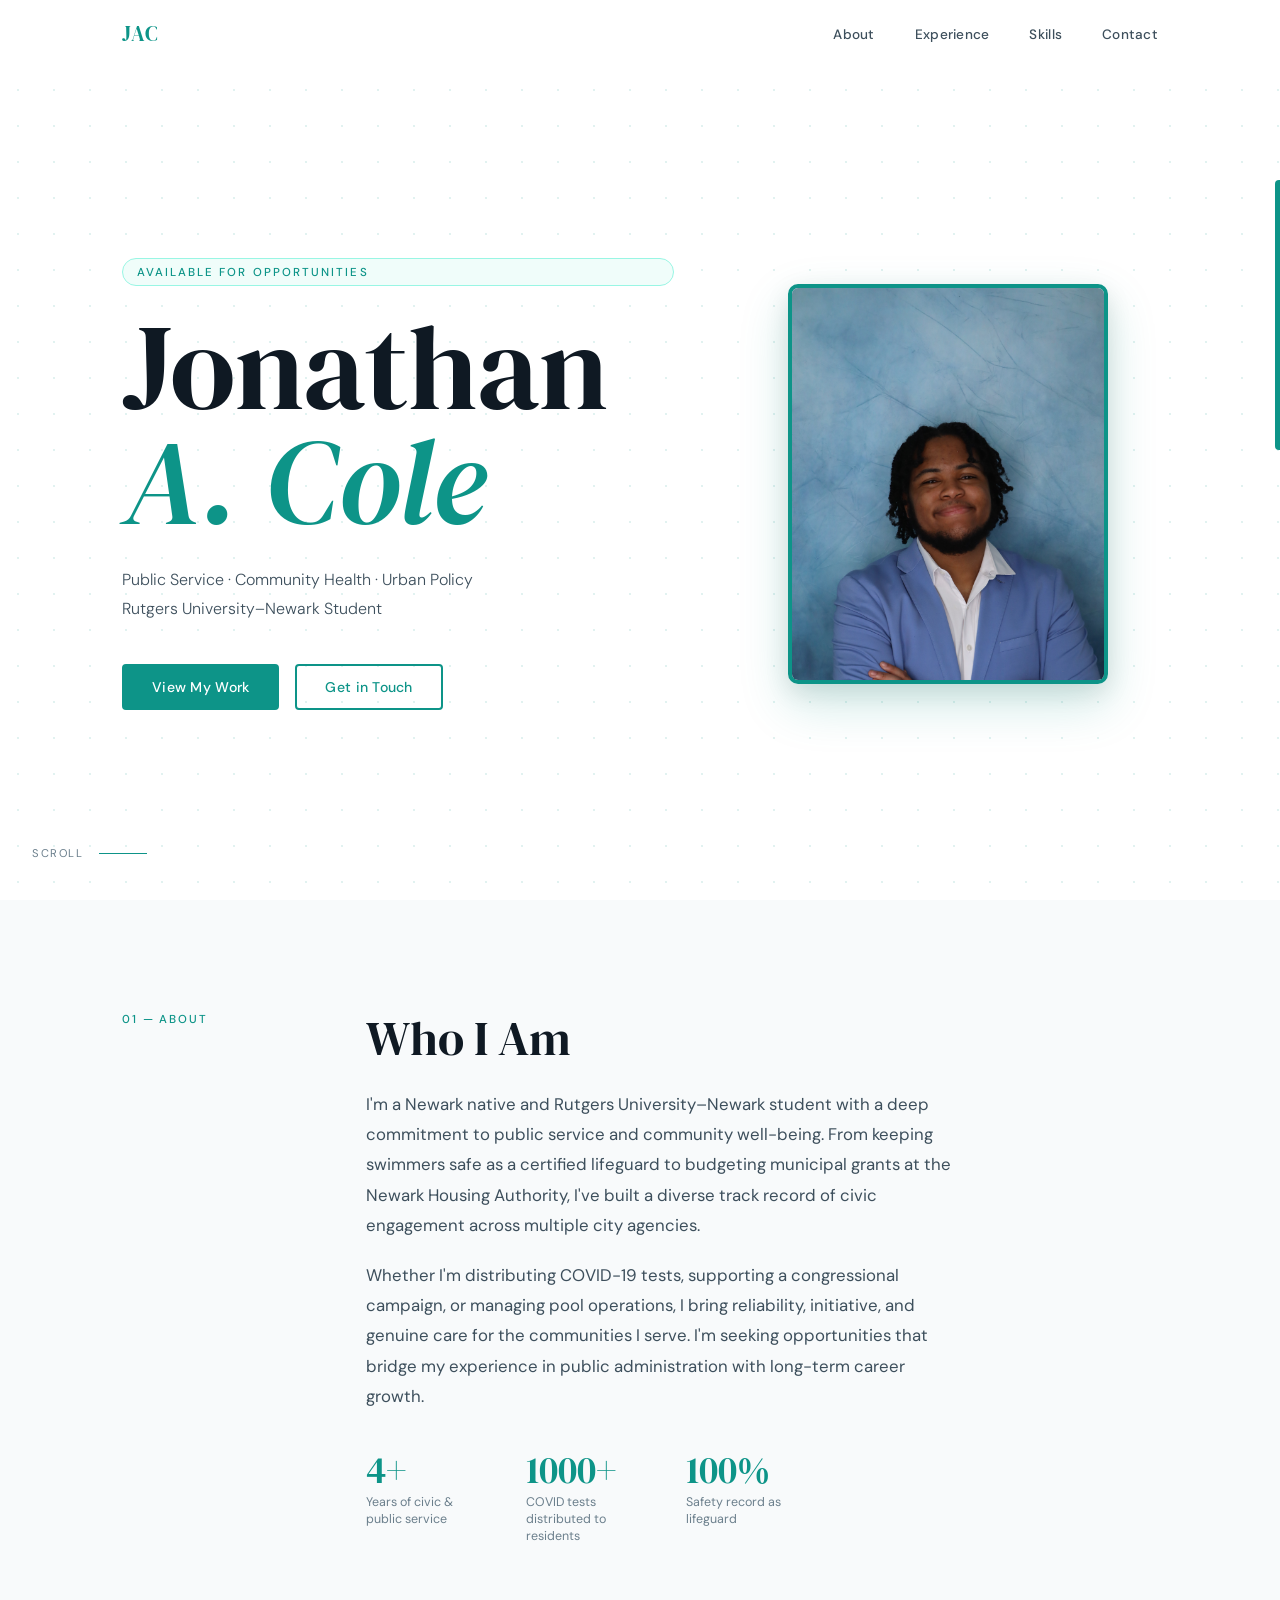
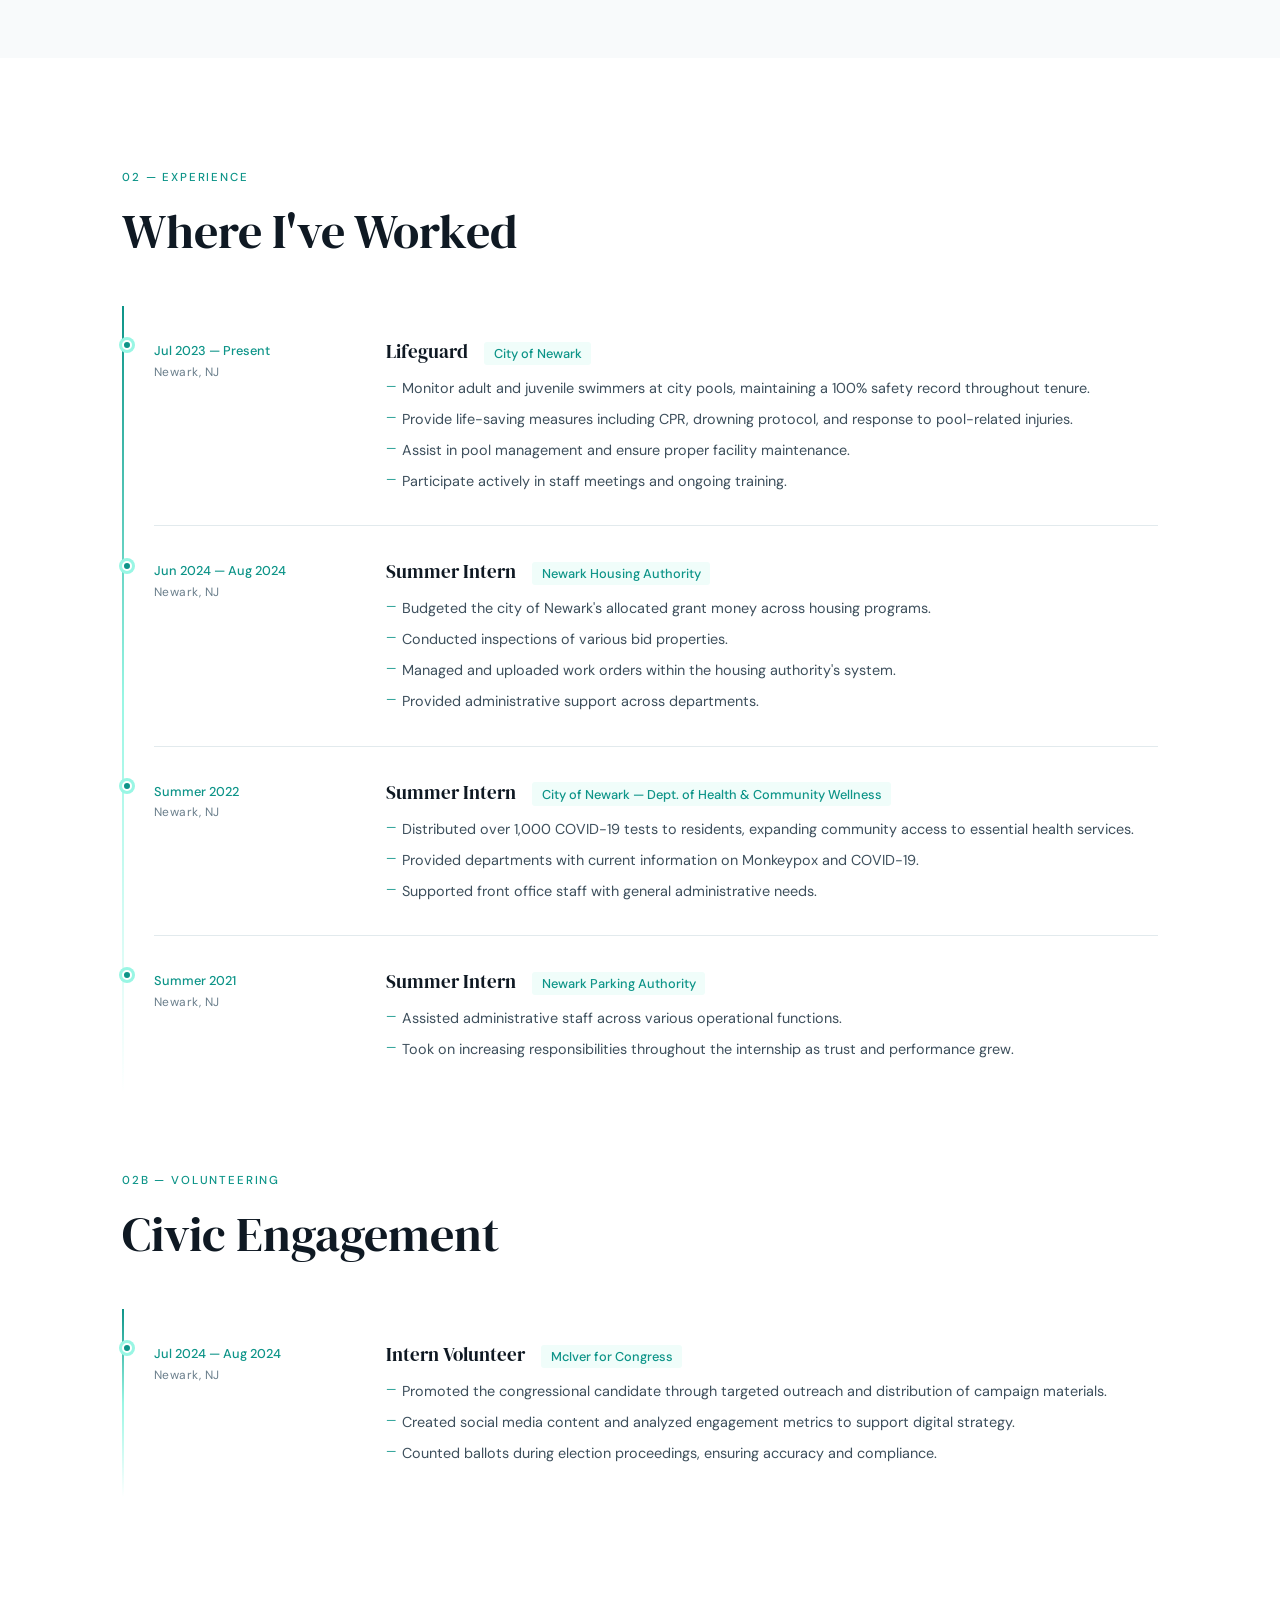
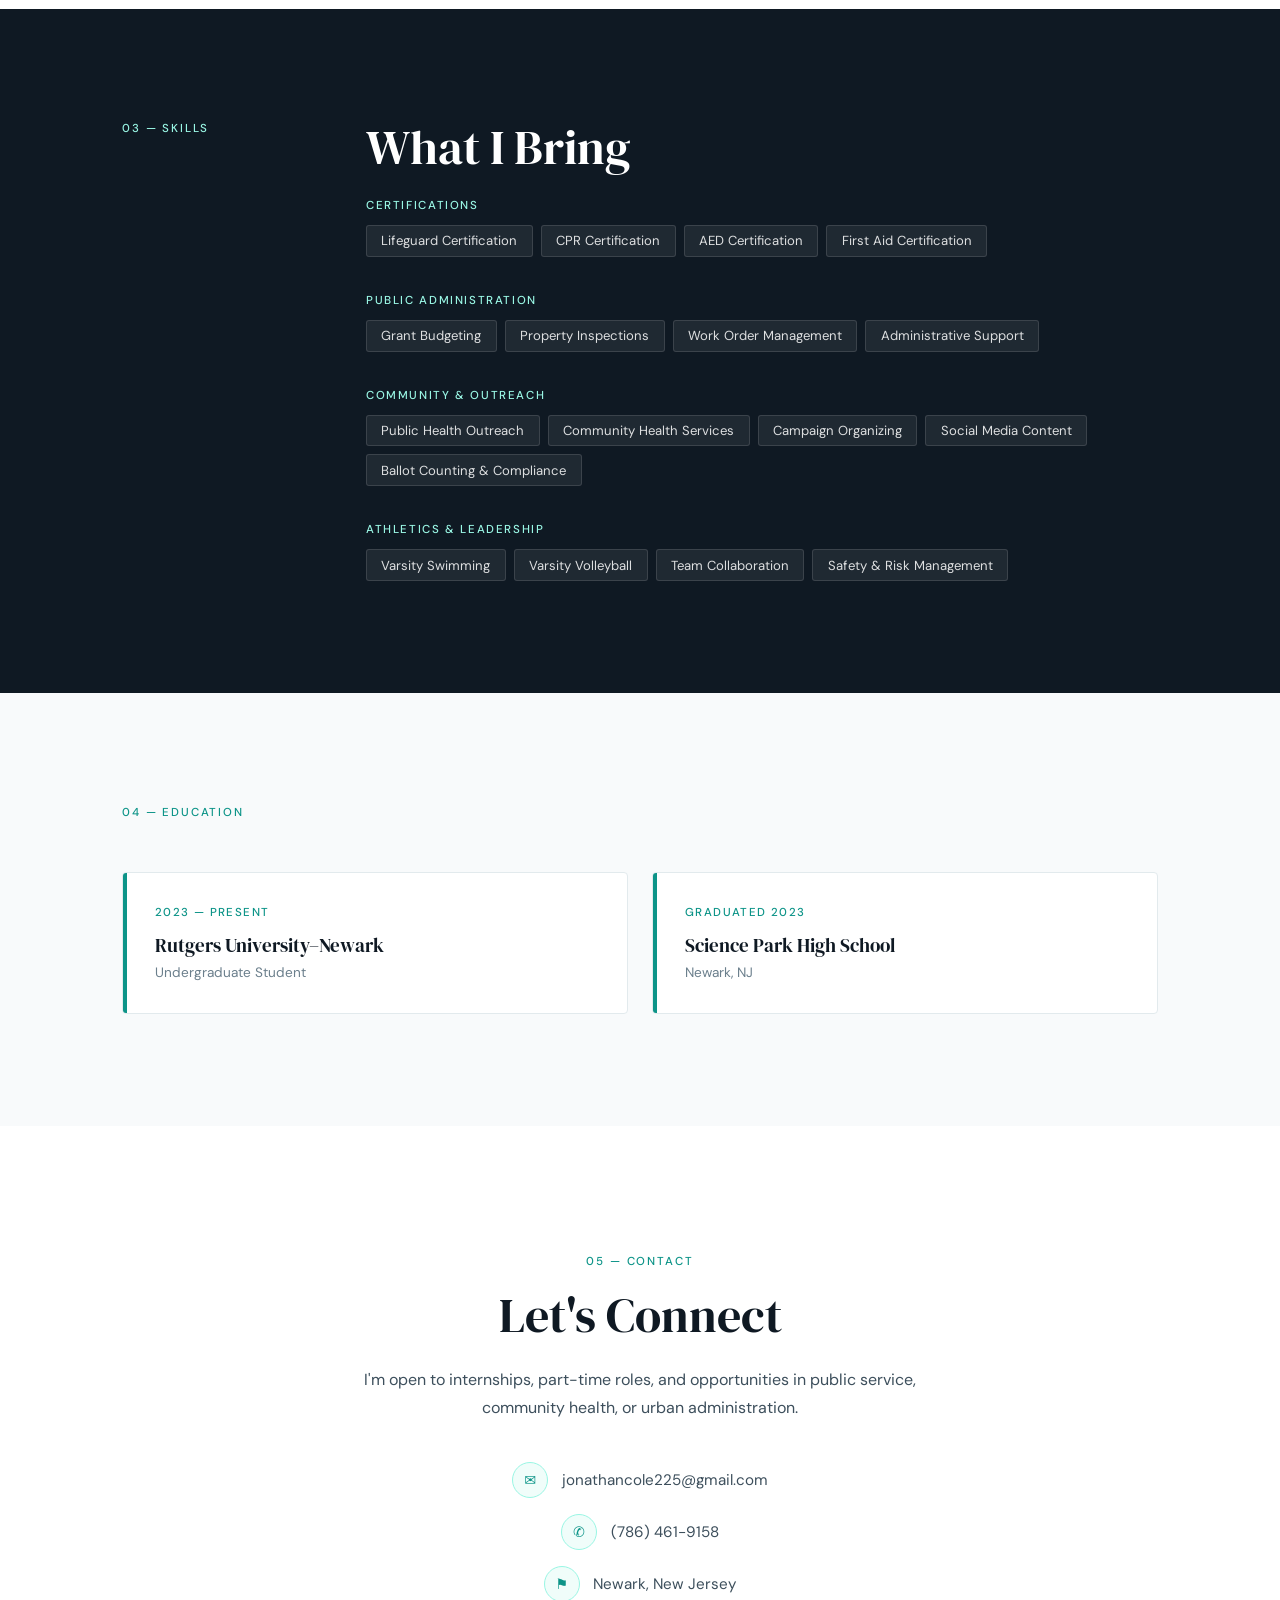
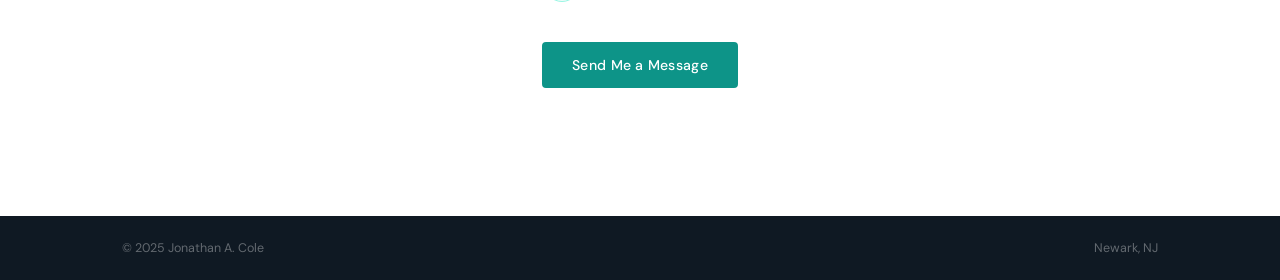
<file: index.html>
<!DOCTYPE html>
<html lang="en">
<head>
  <meta charset="UTF-8" />
  <meta name="viewport" content="width=device-width, initial-scale=1.0" />
  <title>Jonathan A. Cole — Portfolio</title>
  <link rel="stylesheet" href="styles.css" />
  <link href="https://fonts.googleapis.com/css2?family=DM+Serif+Display:ital@0;1&family=DM+Sans:ital,opsz,wght@0,9..40,300;0,9..40,400;0,9..40,500;1,9..40,300&display=swap" rel="stylesheet" />
</head>
<body>

  <!-- NAV -->
  <nav id="navbar">
    <div class="nav-inner">
      <a class="nav-logo" href="#hero">JAC</a>
      <ul class="nav-links">
        <li><a href="#about">About</a></li>
        <li><a href="#experience">Experience</a></li>
        <li><a href="#skills">Skills</a></li>
        <li><a href="#contact">Contact</a></li>
      </ul>
      <button class="nav-toggle" aria-label="Toggle menu">&#9776;</button>
    </div>
  </nav>

  <!-- HERO -->
  <section id="hero">
    <div class="hero-bg-grid"></div>
    <div class="hero-content">
      <div class="hero-text">
        <span class="hero-tag fade-up">Available for opportunities</span>
        <h1 class="hero-name fade-up delay-1">Jonathan<br /><em>A. Cole</em></h1>
        <p class="hero-sub fade-up delay-2">
          Public Service · Community Health · Urban Policy<br />
          Rutgers University–Newark Student
        </p>
        <div class="hero-cta fade-up delay-3">
          <a href="#experience" class="btn btn-primary">View My Work</a>
          <a href="#contact" class="btn btn-outline">Get in Touch</a>
        </div>
      </div>
      <div class="hero-photo-wrap fade-up delay-2">
        <div class="hero-photo-frame">
          <img
            src="jc2457@scarletmail.rutgers.edu-6b3b21f4.jpg"
            alt="Jonathan A. Cole"
            class="hero-photo"
          />
        </div>
        <div class="hero-photo-accent"></div>
      </div>
    </div>
    <div class="hero-scroll-hint fade-up delay-4">
      <span>Scroll</span>
      <div class="scroll-line"></div>
    </div>
  </section>

  <!-- ABOUT -->
  <section id="about">
    <div class="container about-grid">
      <div class="about-label-col">
        <span class="section-label">01 — About</span>
      </div>
      <div class="about-content-col">
        <h2 class="section-heading reveal">Who I Am</h2>
        <p class="about-body reveal">
          I'm a Newark native and Rutgers University–Newark student with a deep commitment to public service and community well-being. From keeping swimmers safe as a certified lifeguard to budgeting municipal grants at the Newark Housing Authority, I've built a diverse track record of civic engagement across multiple city agencies.
        </p>
        <p class="about-body reveal">
          Whether I'm distributing COVID-19 tests, supporting a congressional campaign, or managing pool operations, I bring reliability, initiative, and genuine care for the communities I serve. I'm seeking opportunities that bridge my experience in public administration with long-term career growth.
        </p>
        <div class="about-stats reveal">
          <div class="stat">
            <span class="stat-num">4+</span>
            <span class="stat-desc">Years of civic & public service</span>
          </div>
          <div class="stat">
            <span class="stat-num">1000+</span>
            <span class="stat-desc">COVID tests distributed to residents</span>
          </div>
          <div class="stat">
            <span class="stat-num">100%</span>
            <span class="stat-desc">Safety record as lifeguard</span>
          </div>
        </div>
      </div>
    </div>
  </section>

  <!-- EXPERIENCE -->
  <section id="experience">
    <div class="container">
      <div class="section-header">
        <span class="section-label">02 — Experience</span>
        <h2 class="section-heading reveal">Where I've Worked</h2>
      </div>
      <div class="timeline">

        <article class="timeline-item reveal">
          <div class="timeline-meta">
            <span class="timeline-date">Jul 2023 — Present</span>
            <span class="timeline-location">Newark, NJ</span>
          </div>
          <div class="timeline-body">
            <div class="timeline-title-row">
              <h3>Lifeguard</h3>
              <span class="timeline-org">City of Newark</span>
            </div>
            <ul>
              <li>Monitor adult and juvenile swimmers at city pools, maintaining a 100% safety record throughout tenure.</li>
              <li>Provide life-saving measures including CPR, drowning protocol, and response to pool-related injuries.</li>
              <li>Assist in pool management and ensure proper facility maintenance.</li>
              <li>Participate actively in staff meetings and ongoing training.</li>
            </ul>
          </div>
        </article>

        <article class="timeline-item reveal">
          <div class="timeline-meta">
            <span class="timeline-date">Jun 2024 — Aug 2024</span>
            <span class="timeline-location">Newark, NJ</span>
          </div>
          <div class="timeline-body">
            <div class="timeline-title-row">
              <h3>Summer Intern</h3>
              <span class="timeline-org">Newark Housing Authority</span>
            </div>
            <ul>
              <li>Budgeted the city of Newark's allocated grant money across housing programs.</li>
              <li>Conducted inspections of various bid properties.</li>
              <li>Managed and uploaded work orders within the housing authority's system.</li>
              <li>Provided administrative support across departments.</li>
            </ul>
          </div>
        </article>

        <article class="timeline-item reveal">
          <div class="timeline-meta">
            <span class="timeline-date">Summer 2022</span>
            <span class="timeline-location">Newark, NJ</span>
          </div>
          <div class="timeline-body">
            <div class="timeline-title-row">
              <h3>Summer Intern</h3>
              <span class="timeline-org">City of Newark — Dept. of Health & Community Wellness</span>
            </div>
            <ul>
              <li>Distributed over 1,000 COVID-19 tests to residents, expanding community access to essential health services.</li>
              <li>Provided departments with current information on Monkeypox and COVID-19.</li>
              <li>Supported front office staff with general administrative needs.</li>
            </ul>
          </div>
        </article>

        <article class="timeline-item reveal">
          <div class="timeline-meta">
            <span class="timeline-date">Summer 2021</span>
            <span class="timeline-location">Newark, NJ</span>
          </div>
          <div class="timeline-body">
            <div class="timeline-title-row">
              <h3>Summer Intern</h3>
              <span class="timeline-org">Newark Parking Authority</span>
            </div>
            <ul>
              <li>Assisted administrative staff across various operational functions.</li>
              <li>Took on increasing responsibilities throughout the internship as trust and performance grew.</li>
            </ul>
          </div>
        </article>

      </div>

      <!-- Volunteering -->
      <div class="section-header" style="margin-top: 5rem;">
        <span class="section-label">02B — Volunteering</span>
        <h2 class="section-heading reveal">Civic Engagement</h2>
      </div>
      <div class="timeline">
        <article class="timeline-item reveal">
          <div class="timeline-meta">
            <span class="timeline-date">Jul 2024 — Aug 2024</span>
            <span class="timeline-location">Newark, NJ</span>
          </div>
          <div class="timeline-body">
            <div class="timeline-title-row">
              <h3>Intern Volunteer</h3>
              <span class="timeline-org">McIver for Congress</span>
            </div>
            <ul>
              <li>Promoted the congressional candidate through targeted outreach and distribution of campaign materials.</li>
              <li>Created social media content and analyzed engagement metrics to support digital strategy.</li>
              <li>Counted ballots during election proceedings, ensuring accuracy and compliance.</li>
            </ul>
          </div>
        </article>
      </div>
    </div>
  </section>

  <!-- SKILLS -->
  <section id="skills">
    <div class="container skills-grid">
      <div class="skills-label-col">
        <span class="section-label">03 — Skills</span>
      </div>
      <div class="skills-content-col">
        <h2 class="section-heading reveal">What I Bring</h2>
        <div class="skills-groups reveal">

          <div class="skill-group">
            <h4>Certifications</h4>
            <div class="skill-chips">
              <span class="chip">Lifeguard Certification</span>
              <span class="chip">CPR Certification</span>
              <span class="chip">AED Certification</span>
              <span class="chip">First Aid Certification</span>
            </div>
          </div>

          <div class="skill-group">
            <h4>Public Administration</h4>
            <div class="skill-chips">
              <span class="chip">Grant Budgeting</span>
              <span class="chip">Property Inspections</span>
              <span class="chip">Work Order Management</span>
              <span class="chip">Administrative Support</span>
            </div>
          </div>

          <div class="skill-group">
            <h4>Community & Outreach</h4>
            <div class="skill-chips">
              <span class="chip">Public Health Outreach</span>
              <span class="chip">Community Health Services</span>
              <span class="chip">Campaign Organizing</span>
              <span class="chip">Social Media Content</span>
              <span class="chip">Ballot Counting & Compliance</span>
            </div>
          </div>

          <div class="skill-group">
            <h4>Athletics & Leadership</h4>
            <div class="skill-chips">
              <span class="chip">Varsity Swimming</span>
              <span class="chip">Varsity Volleyball</span>
              <span class="chip">Team Collaboration</span>
              <span class="chip">Safety & Risk Management</span>
            </div>
          </div>

        </div>
      </div>
    </div>
  </section>

  <!-- EDUCATION -->
  <section id="education">
    <div class="container edu-grid">
      <span class="section-label">04 — Education</span>
      <div class="edu-cards reveal">
        <div class="edu-card">
          <span class="edu-year">2023 — Present</span>
          <h3>Rutgers University–Newark</h3>
          <p>Undergraduate Student</p>
        </div>
        <div class="edu-card">
          <span class="edu-year">Graduated 2023</span>
          <h3>Science Park High School</h3>
          <p>Newark, NJ</p>
        </div>
      </div>
    </div>
  </section>

  <!-- CONTACT -->
  <section id="contact">
    <div class="container contact-inner">
      <span class="section-label">05 — Contact</span>
      <h2 class="section-heading reveal">Let's Connect</h2>
      <p class="contact-sub reveal">
        I'm open to internships, part-time roles, and opportunities in public service,<br />
        community health, or urban administration.
      </p>
      <div class="contact-links reveal">
        <a href="mailto:jonathancole225@gmail.com" class="contact-item">
          <span class="contact-icon">✉</span>
          <span>jonathancole225@gmail.com</span>
        </a>
        <a href="tel:7864619158" class="contact-item">
          <span class="contact-icon">✆</span>
          <span>(786) 461-9158</span>
        </a>
        <div class="contact-item no-link">
          <span class="contact-icon">⚑</span>
          <span>Newark, New Jersey</span>
        </div>
      </div>
      <a href="mailto:jonathancole225@gmail.com" class="btn btn-primary reveal" style="margin-top:2.5rem; display:inline-block;">Send Me a Message</a>
    </div>
  </section>

  <footer>
    <div class="container footer-inner">
      <span>© 2025 Jonathan A. Cole</span>
      <span>Newark, NJ</span>
    </div>
  </footer>

  <script src="main.js"></script>
</body>
</html>
</file>
<file: styles.css>
/* ===========================
   DESIGN TOKENS
=========================== */
:root {
  --teal: #0d9488;
  --teal-light: #99f6e4;
  --teal-dark: #0f766e;
  --teal-faint: #f0fdfa;
  --white: #ffffff;
  --off-white: #f8fafb;
  --ink: #0f1923;
  --ink-mid: #3d4f5c;
  --ink-light: #6b7f8c;
  --border: #e2eaed;
  --font-display: 'DM Serif Display', Georgia, serif;
  --font-body: 'DM Sans', system-ui, sans-serif;
  --radius: 4px;
  --max-w: 1100px;
  --nav-h: 68px;
}

/* ===========================
   RESET & BASE
=========================== */
*, *::before, *::after { box-sizing: border-box; margin: 0; padding: 0; }

html { scroll-behavior: smooth; font-size: 16px; }

body {
  font-family: var(--font-body);
  color: var(--ink);
  background: var(--white);
  -webkit-font-smoothing: antialiased;
  overflow-x: hidden;
}

a { color: inherit; text-decoration: none; }
ul { list-style: none; }
img { display: block; max-width: 100%; }

/* ===========================
   UTILITIES
=========================== */
.container {
  max-width: var(--max-w);
  margin: 0 auto;
  padding: 0 2rem;
}

.section-label {
  font-size: 0.72rem;
  font-weight: 500;
  letter-spacing: 0.16em;
  text-transform: uppercase;
  color: var(--teal);
  display: block;
  margin-bottom: 1.25rem;
}

.section-heading {
  font-family: var(--font-display);
  font-size: clamp(2rem, 4vw, 3rem);
  font-weight: 400;
  color: var(--ink);
  line-height: 1.1;
  margin-bottom: 1.5rem;
}

.section-heading em {
  font-style: italic;
  color: var(--teal);
}

/* Scroll-reveal — hidden only after JS adds js-ready to body */
.js-ready .reveal {
  opacity: 0;
  transform: translateY(28px);
  transition: opacity 0.65s ease, transform 0.65s ease;
}
.reveal.visible {
  opacity: 1 !important;
  transform: none !important;
}
.reveal:nth-child(2) { transition-delay: 0.08s; }
.reveal:nth-child(3) { transition-delay: 0.16s; }
.reveal:nth-child(4) { transition-delay: 0.24s; }

/* Fade-up for hero — hidden only after JS adds js-ready to body */
.js-ready .fade-up {
  opacity: 0;
  transform: translateY(24px);
  transition: opacity 0.7s ease, transform 0.7s ease;
}
.fade-up.visible { opacity: 1 !important; transform: none !important; }
.delay-1 { transition-delay: 0.15s; }
.delay-2 { transition-delay: 0.3s; }
.delay-3 { transition-delay: 0.45s; }
.delay-4 { transition-delay: 0.7s; }

/* ===========================
   BUTTONS
=========================== */
.btn {
  display: inline-block;
  padding: 0.75rem 1.75rem;
  border-radius: var(--radius);
  font-family: var(--font-body);
  font-size: 0.88rem;
  font-weight: 500;
  letter-spacing: 0.02em;
  cursor: pointer;
  transition: all 0.22s ease;
}

.btn-primary {
  background: var(--teal);
  color: var(--white);
  border: 2px solid var(--teal);
}
.btn-primary:hover {
  background: var(--teal-dark);
  border-color: var(--teal-dark);
  transform: translateY(-2px);
  box-shadow: 0 8px 24px rgba(13, 148, 136, 0.25);
}

.btn-outline {
  background: transparent;
  color: var(--teal);
  border: 2px solid var(--teal);
}
.btn-outline:hover {
  background: var(--teal-faint);
  transform: translateY(-2px);
}

/* ===========================
   NAVBAR
=========================== */
#navbar {
  position: fixed;
  top: 0; left: 0; right: 0;
  height: var(--nav-h);
  background: rgba(255, 255, 255, 0.92);
  backdrop-filter: blur(12px);
  -webkit-backdrop-filter: blur(12px);
  border-bottom: 1px solid transparent;
  z-index: 100;
  transition: border-color 0.3s, box-shadow 0.3s;
}

#navbar.scrolled {
  border-color: var(--border);
  box-shadow: 0 2px 16px rgba(0,0,0,0.06);
}

.nav-inner {
  max-width: var(--max-w);
  margin: 0 auto;
  padding: 0 2rem;
  height: 100%;
  display: flex;
  align-items: center;
  justify-content: space-between;
}

.nav-logo {
  font-family: var(--font-display);
  font-size: 1.3rem;
  color: var(--teal);
  letter-spacing: 0.04em;
}

.nav-links {
  display: flex;
  gap: 2.5rem;
  list-style: none;
}

.nav-links a {
  font-size: 0.85rem;
  font-weight: 500;
  color: var(--ink-mid);
  letter-spacing: 0.02em;
  transition: color 0.2s;
  position: relative;
}

.nav-links a::after {
  content: '';
  position: absolute;
  bottom: -3px; left: 0;
  width: 0; height: 2px;
  background: var(--teal);
  transition: width 0.25s ease;
}

.nav-links a:hover { color: var(--teal); }
.nav-links a:hover::after { width: 100%; }

.nav-toggle {
  display: none;
  background: none;
  border: none;
  font-size: 1.4rem;
  color: var(--ink);
  cursor: pointer;
}

/* Mobile nav */
@media (max-width: 640px) {
  .nav-toggle { display: block; }
  .nav-links {
    display: none;
    flex-direction: column;
    gap: 0;
    position: absolute;
    top: var(--nav-h);
    left: 0; right: 0;
    background: var(--white);
    border-bottom: 1px solid var(--border);
    padding: 1rem 2rem 1.5rem;
  }
  .nav-links.open { display: flex; }
  .nav-links li { border-bottom: 1px solid var(--border); }
  .nav-links a { display: block; padding: 0.75rem 0; }
}

/* ===========================
   HERO
=========================== */
#hero {
  min-height: 100vh;
  padding-top: var(--nav-h);
  display: flex;
  align-items: center;
  position: relative;
  overflow: hidden;
  background: var(--white);
}

/* Subtle dot grid background */
.hero-bg-grid {
  position: absolute;
  inset: 0;
  background-image:
    radial-gradient(circle, rgba(13, 148, 136, 0.12) 1px, transparent 1px);
  background-size: 36px 36px;
  pointer-events: none;
}

/* Teal accent bar */
#hero::before {
  content: '';
  position: absolute;
  top: 20%; right: 0;
  width: 5px;
  height: 30%;
  background: var(--teal);
  border-radius: 4px 0 0 4px;
}

.hero-content {
  position: relative;
  z-index: 1;
  max-width: var(--max-w);
  margin: 0 auto;
  padding: 0 2rem;
  width: 100%;
  display: grid;
  grid-template-columns: 1fr 420px;
  gap: 4rem;
  align-items: center;
}

.hero-text {
  display: flex;
  flex-direction: column;
}

/* Photo */
.hero-photo-wrap {
  position: relative;
  display: flex;
  justify-content: center;
}

.hero-photo-frame {
  width: 320px;
  height: 400px;
  border-radius: 10px;
  overflow: hidden;
  position: relative;
  z-index: 1;
  border: 4px solid var(--teal);
  box-shadow: 0 20px 50px rgba(13, 148, 136, 0.2), 0 8px 24px rgba(0,0,0,0.1);
}

.hero-photo {
  width: 100%;
  height: 100%;
  object-fit: cover;
  object-position: center top;
  display: block;
  transition: transform 0.5s ease;
}

.hero-photo-frame:hover .hero-photo {
  transform: scale(1.03);
}

/* Remove offset accent — border is now on the frame itself */
.hero-photo-accent { display: none; }

@media (max-width: 900px) {
  .hero-content {
    grid-template-columns: 1fr;
    text-align: center;
    gap: 2rem;
    padding-top: 2rem;
    padding-bottom: 2rem;
    overflow: hidden;
  }
  .hero-photo-wrap {
    order: -1;
    overflow: hidden;
    width: 100%;
    display: flex;
    justify-content: center;
  }
  .hero-photo-frame {
    width: 75vw;
    max-width: 280px;
    height: auto;
    aspect-ratio: 3 / 4;
    margin: 0 auto;
  }
  .hero-sub { margin-left: auto; margin-right: auto; }
  .hero-cta { justify-content: center; }
  .hero-tag { display: inline-block; }
  .hero-name { font-size: clamp(2.8rem, 10vw, 5rem); }
}

@media (max-width: 480px) {
  .hero-photo-frame {
    width: 65vw;
    max-width: 220px;
  }
  #hero { min-height: auto; padding-bottom: 3rem; }
  #hero::before { display: none; }
}

.hero-tag {
  display: inline-block;
  font-size: 0.72rem;
  font-weight: 500;
  letter-spacing: 0.18em;
  text-transform: uppercase;
  color: var(--teal);
  background: var(--teal-faint);
  border: 1px solid var(--teal-light);
  padding: 0.35rem 0.85rem;
  border-radius: 99px;
  margin-bottom: 1.5rem;
}

.hero-name {
  font-family: var(--font-display);
  font-size: clamp(3.5rem, 10vw, 7.5rem);
  font-weight: 400;
  line-height: 0.95;
  color: var(--ink);
  margin-bottom: 1.75rem;
}

.hero-name em {
  font-style: italic;
  color: var(--teal);
}

.hero-sub {
  font-size: 1rem;
  font-weight: 300;
  color: var(--ink-mid);
  line-height: 1.8;
  margin-bottom: 2.5rem;
  max-width: 420px;
}

.hero-cta {
  display: flex;
  gap: 1rem;
  flex-wrap: wrap;
}

.hero-scroll-hint {
  position: absolute;
  bottom: 2.5rem; left: 2rem;
  display: flex;
  align-items: center;
  gap: 1rem;
  font-size: 0.7rem;
  letter-spacing: 0.14em;
  text-transform: uppercase;
  color: var(--ink-light);
}

.scroll-line {
  width: 48px;
  height: 1px;
  background: var(--teal);
  position: relative;
  overflow: hidden;
}

.scroll-line::after {
  content: '';
  position: absolute;
  top: 0; left: -100%;
  width: 100%; height: 100%;
  background: var(--ink-light);
  animation: slide-line 2s ease-in-out infinite;
}

@keyframes slide-line {
  0% { left: -100%; }
  50% { left: 100%; }
  100% { left: 100%; }
}

/* ===========================
   ABOUT
=========================== */
#about {
  padding: 7rem 0;
  background: var(--off-white);
}

.about-grid {
  display: grid;
  grid-template-columns: 180px 1fr;
  gap: 4rem;
  align-items: start;
}

@media (max-width: 768px) {
  .about-grid { grid-template-columns: 1fr; gap: 1.5rem; }
}

.about-body {
  font-size: 1.05rem;
  line-height: 1.8;
  color: var(--ink-mid);
  margin-bottom: 1.25rem;
  max-width: 600px;
}

.about-stats {
  display: flex;
  gap: 2.5rem;
  margin-top: 2.5rem;
  flex-wrap: wrap;
}

.stat { display: flex; flex-direction: column; gap: 0.25rem; }

.stat-num {
  font-family: var(--font-display);
  font-size: 2.4rem;
  color: var(--teal);
  line-height: 1;
}

.stat-desc {
  font-size: 0.78rem;
  font-weight: 400;
  color: var(--ink-light);
  max-width: 120px;
  line-height: 1.4;
}

/* ===========================
   EXPERIENCE
=========================== */
#experience {
  padding: 7rem 0;
  background: var(--white);
}

.section-header {
  margin-bottom: 3rem;
}

/* Timeline */
.timeline {
  position: relative;
  padding-left: 2rem;
}

.timeline::before {
  content: '';
  position: absolute;
  top: 0; left: 0;
  bottom: 0; width: 2px;
  background: linear-gradient(to bottom, var(--teal), var(--teal-light), transparent);
}

.timeline-item {
  position: relative;
  display: grid;
  grid-template-columns: 200px 1fr;
  gap: 2rem;
  padding: 2rem 0;
  border-bottom: 1px solid var(--border);
}

.timeline-item:last-child { border-bottom: none; }

/* Dot */
.timeline-item::before {
  content: '';
  position: absolute;
  left: -2rem;
  top: 2.15rem;
  width: 10px; height: 10px;
  border-radius: 50%;
  background: var(--teal);
  border: 2px solid var(--white);
  box-shadow: 0 0 0 3px var(--teal-light);
}

.timeline-meta {
  display: flex;
  flex-direction: column;
  gap: 0.3rem;
  padding-top: 0.25rem;
}

.timeline-date {
  font-size: 0.8rem;
  font-weight: 500;
  color: var(--teal);
}

.timeline-location {
  font-size: 0.75rem;
  color: var(--ink-light);
  letter-spacing: 0.04em;
}

.timeline-title-row {
  display: flex;
  align-items: baseline;
  gap: 1rem;
  flex-wrap: wrap;
  margin-bottom: 0.75rem;
}

.timeline-title-row h3 {
  font-family: var(--font-display);
  font-size: 1.2rem;
  font-weight: 400;
  color: var(--ink);
}

.timeline-org {
  font-size: 0.8rem;
  font-weight: 500;
  color: var(--teal);
  background: var(--teal-faint);
  padding: 0.2rem 0.6rem;
  border-radius: 3px;
}

.timeline-body ul {
  display: flex;
  flex-direction: column;
  gap: 0.5rem;
  list-style: none;
}

.timeline-body ul li {
  font-size: 0.9rem;
  color: var(--ink-mid);
  line-height: 1.6;
  padding-left: 1rem;
  position: relative;
}

.timeline-body ul li::before {
  content: '—';
  position: absolute;
  left: 0;
  color: var(--teal);
  font-size: 0.75rem;
}

@media (max-width: 640px) {
  .timeline-item {
    grid-template-columns: 1fr;
    gap: 0.75rem;
  }
}

/* ===========================
   SKILLS
=========================== */
#skills {
  padding: 7rem 0;
  background: var(--ink);
  color: var(--white);
}

#skills .section-label { color: var(--teal-light); }
#skills .section-heading { color: var(--white); }
#skills .section-heading em { color: var(--teal-light); }

.skills-grid {
  display: grid;
  grid-template-columns: 180px 1fr;
  gap: 4rem;
  align-items: start;
}

@media (max-width: 768px) {
  .skills-grid { grid-template-columns: 1fr; gap: 1.5rem; }
}

.skills-groups {
  display: flex;
  flex-direction: column;
  gap: 2.25rem;
}

.skill-group h4 {
  font-size: 0.72rem;
  font-weight: 500;
  letter-spacing: 0.14em;
  text-transform: uppercase;
  color: var(--teal-light);
  margin-bottom: 0.75rem;
}

.skill-chips {
  display: flex;
  flex-wrap: wrap;
  gap: 0.5rem;
}

.chip {
  font-size: 0.82rem;
  font-weight: 400;
  color: rgba(255,255,255,0.85);
  background: rgba(255,255,255,0.07);
  border: 1px solid rgba(255,255,255,0.12);
  padding: 0.4rem 0.9rem;
  border-radius: 3px;
  transition: all 0.2s;
}

.chip:hover {
  background: var(--teal);
  border-color: var(--teal);
  color: var(--white);
}

/* ===========================
   EDUCATION
=========================== */
#education {
  padding: 7rem 0;
  background: var(--off-white);
}

.edu-grid {
  display: flex;
  flex-direction: column;
  gap: 2rem;
}

.edu-cards {
  display: grid;
  grid-template-columns: repeat(auto-fit, minmax(260px, 1fr));
  gap: 1.5rem;
}

.edu-card {
  background: var(--white);
  border: 1px solid var(--border);
  border-radius: var(--radius);
  padding: 2rem;
  position: relative;
  overflow: hidden;
  transition: transform 0.25s, box-shadow 0.25s;
}

.edu-card::before {
  content: '';
  position: absolute;
  top: 0; left: 0;
  width: 4px; height: 100%;
  background: var(--teal);
}

.edu-card:hover {
  transform: translateY(-4px);
  box-shadow: 0 12px 32px rgba(0,0,0,0.08);
}

.edu-year {
  font-size: 0.72rem;
  font-weight: 500;
  letter-spacing: 0.12em;
  text-transform: uppercase;
  color: var(--teal);
  display: block;
  margin-bottom: 0.75rem;
}

.edu-card h3 {
  font-family: var(--font-display);
  font-size: 1.2rem;
  font-weight: 400;
  color: var(--ink);
  margin-bottom: 0.4rem;
}

.edu-card p {
  font-size: 0.85rem;
  color: var(--ink-light);
}

/* ===========================
   CONTACT
=========================== */
#contact {
  padding: 8rem 0;
  background: var(--white);
  text-align: center;
}

.contact-inner {
  max-width: 640px;
}

.contact-sub {
  font-size: 1rem;
  color: var(--ink-mid);
  line-height: 1.75;
  margin-bottom: 2.5rem;
}

.contact-links {
  display: flex;
  flex-direction: column;
  gap: 1rem;
  align-items: center;
}

.contact-item {
  display: flex;
  align-items: center;
  gap: 0.85rem;
  font-size: 0.95rem;
  color: var(--ink-mid);
  text-decoration: none;
  transition: color 0.2s;
}

.contact-item:not(.no-link):hover { color: var(--teal); }

.contact-icon {
  width: 36px; height: 36px;
  display: flex;
  align-items: center;
  justify-content: center;
  background: var(--teal-faint);
  border: 1px solid var(--teal-light);
  color: var(--teal);
  border-radius: 50%;
  font-size: 0.9rem;
  flex-shrink: 0;
}

/* ===========================
   FOOTER
=========================== */
footer {
  background: var(--ink);
  padding: 1.5rem 0;
}

.footer-inner {
  display: flex;
  justify-content: space-between;
  align-items: center;
  font-size: 0.78rem;
  color: rgba(255,255,255,0.35);
}

@media (max-width: 480px) {
  .footer-inner { flex-direction: column; gap: 0.4rem; text-align: center; }
}

/* ===========================
   RESPONSIVE POLISH
=========================== */
@media (max-width: 480px) {
  .hero-cta { flex-direction: column; }
  .about-stats { gap: 1.5rem; }
}
</file>
